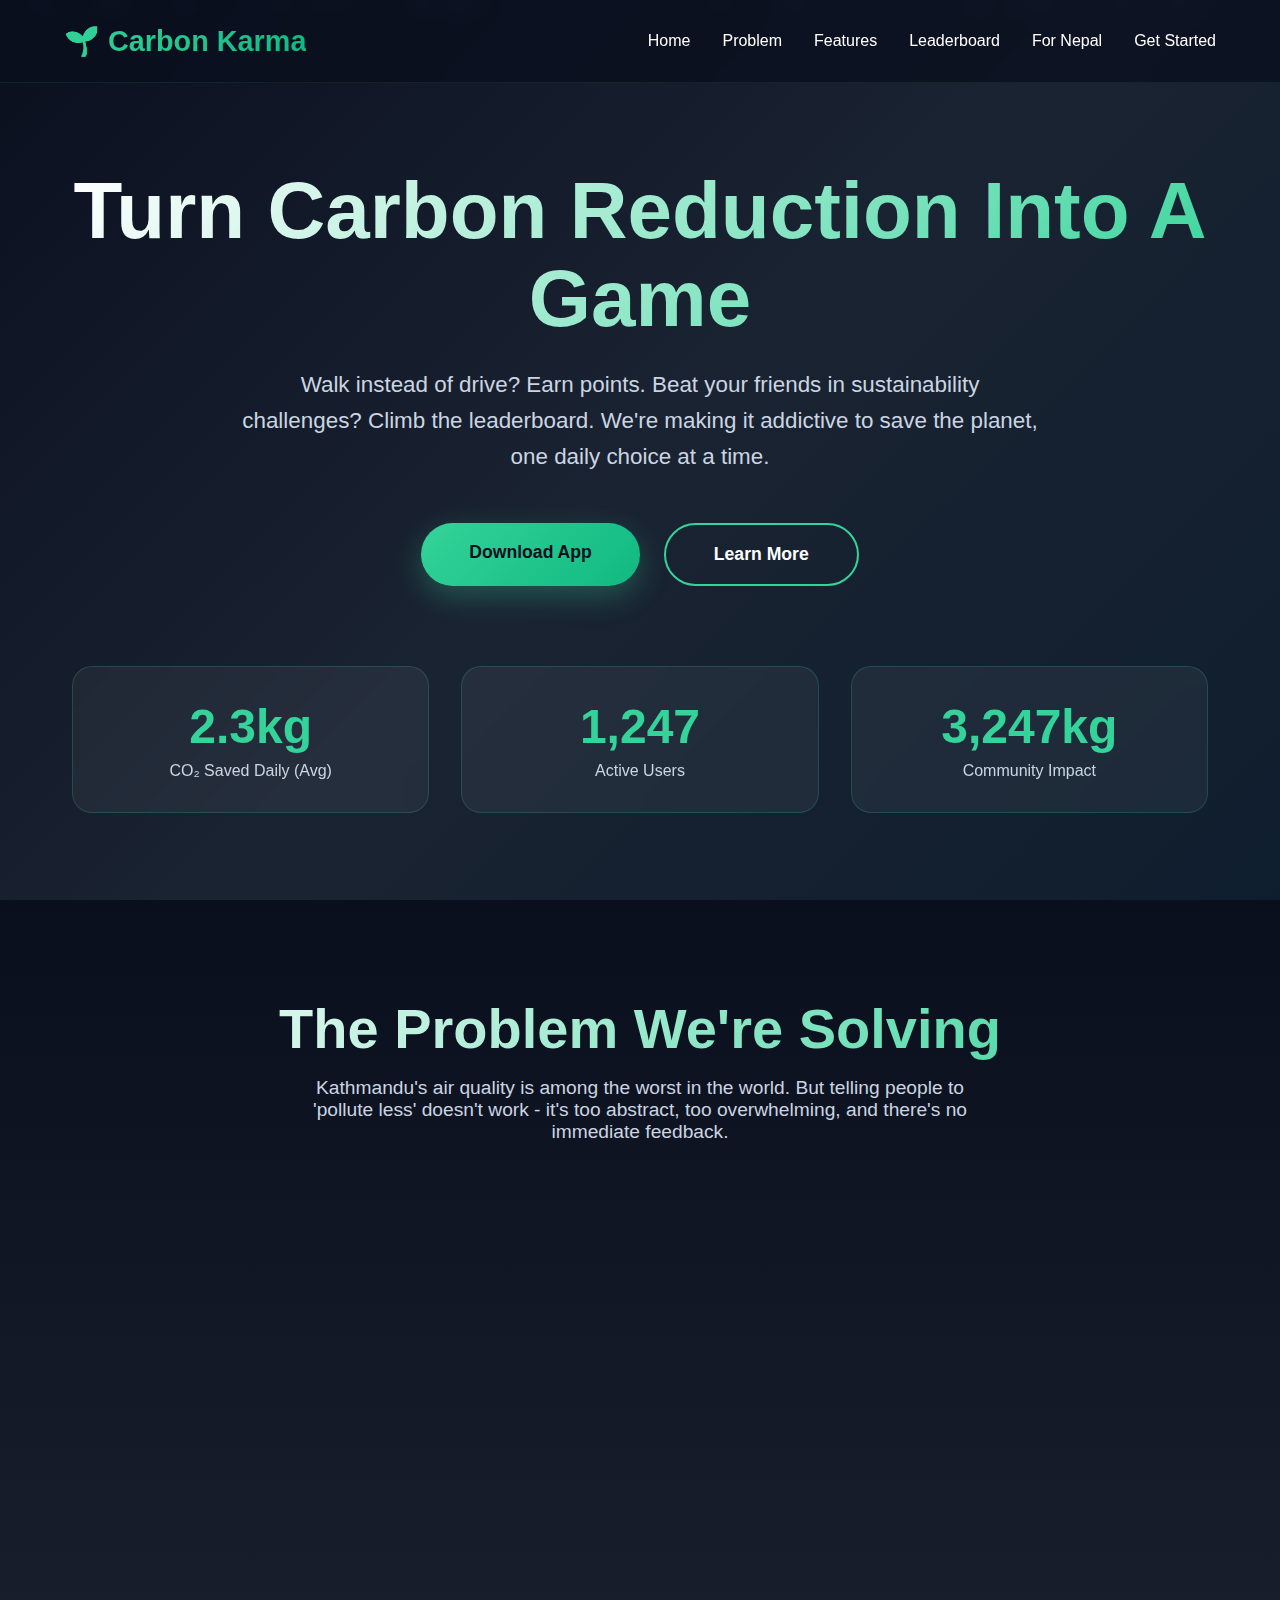
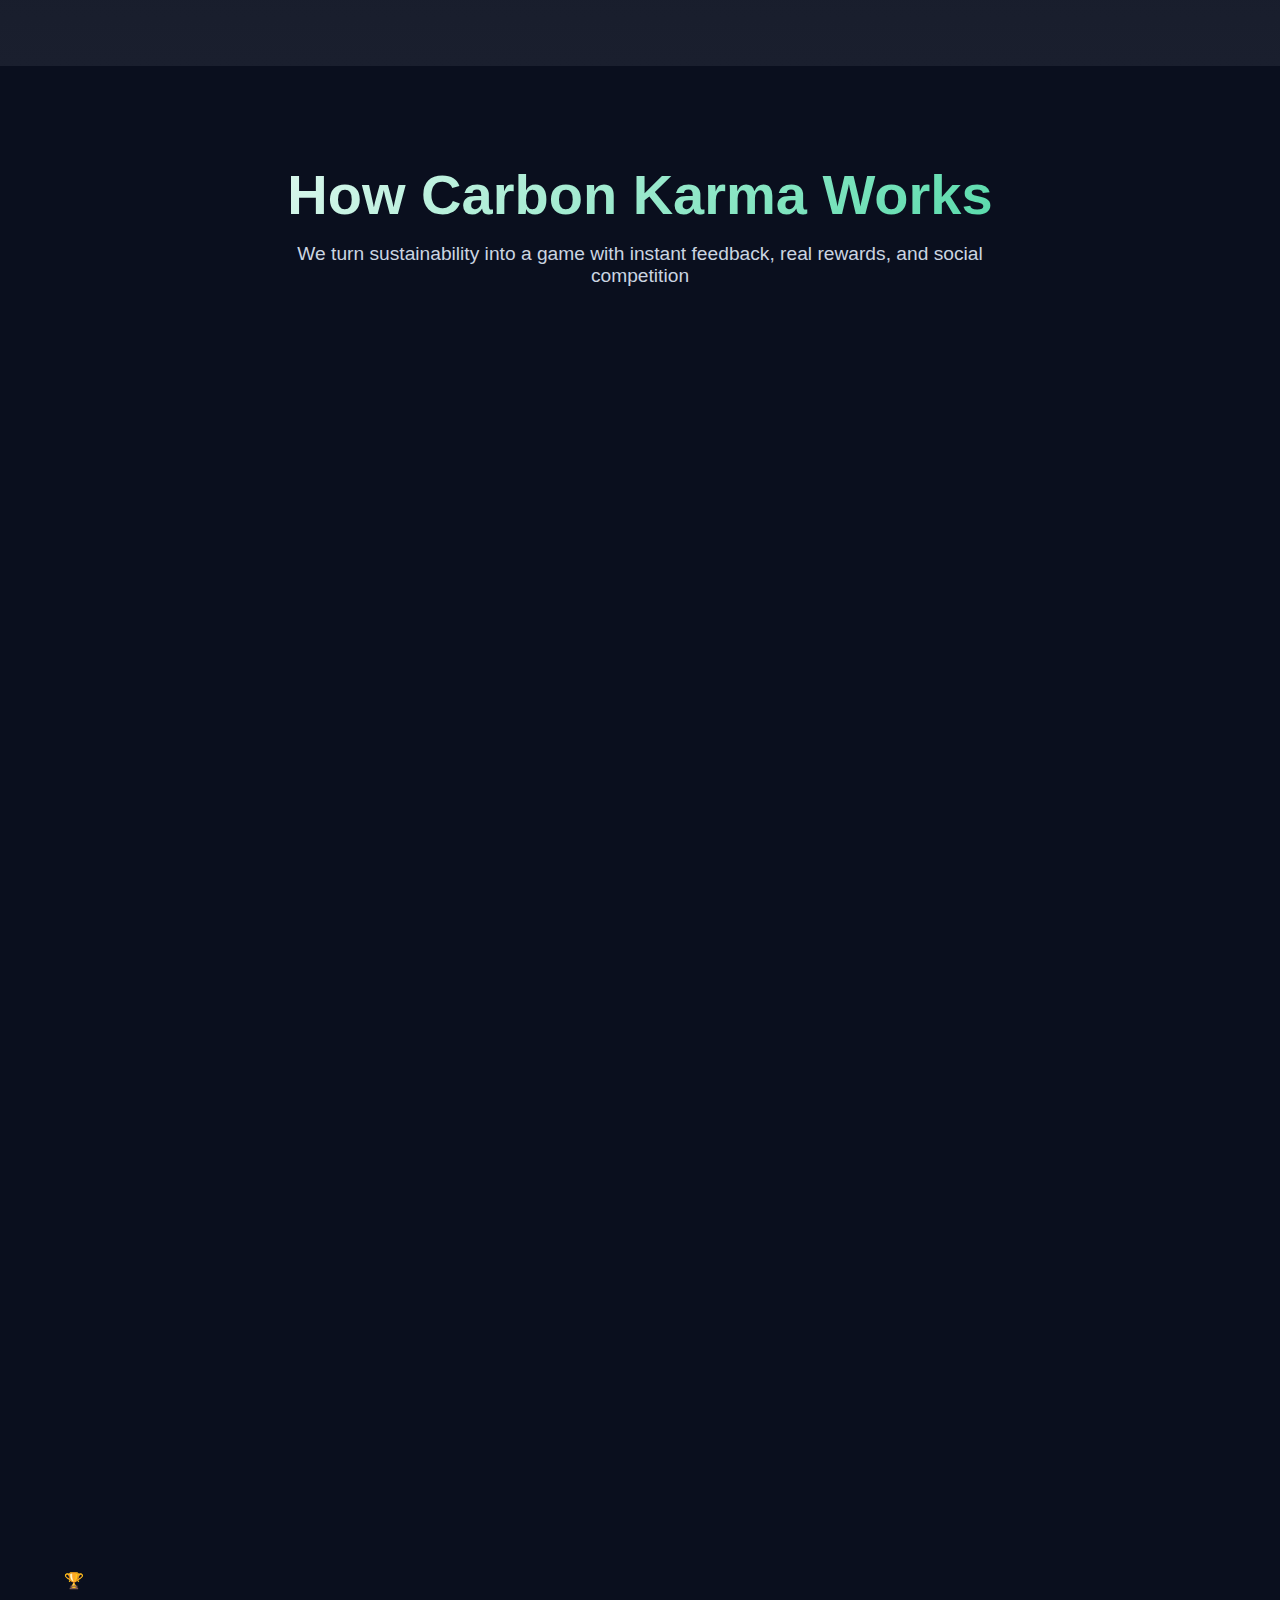
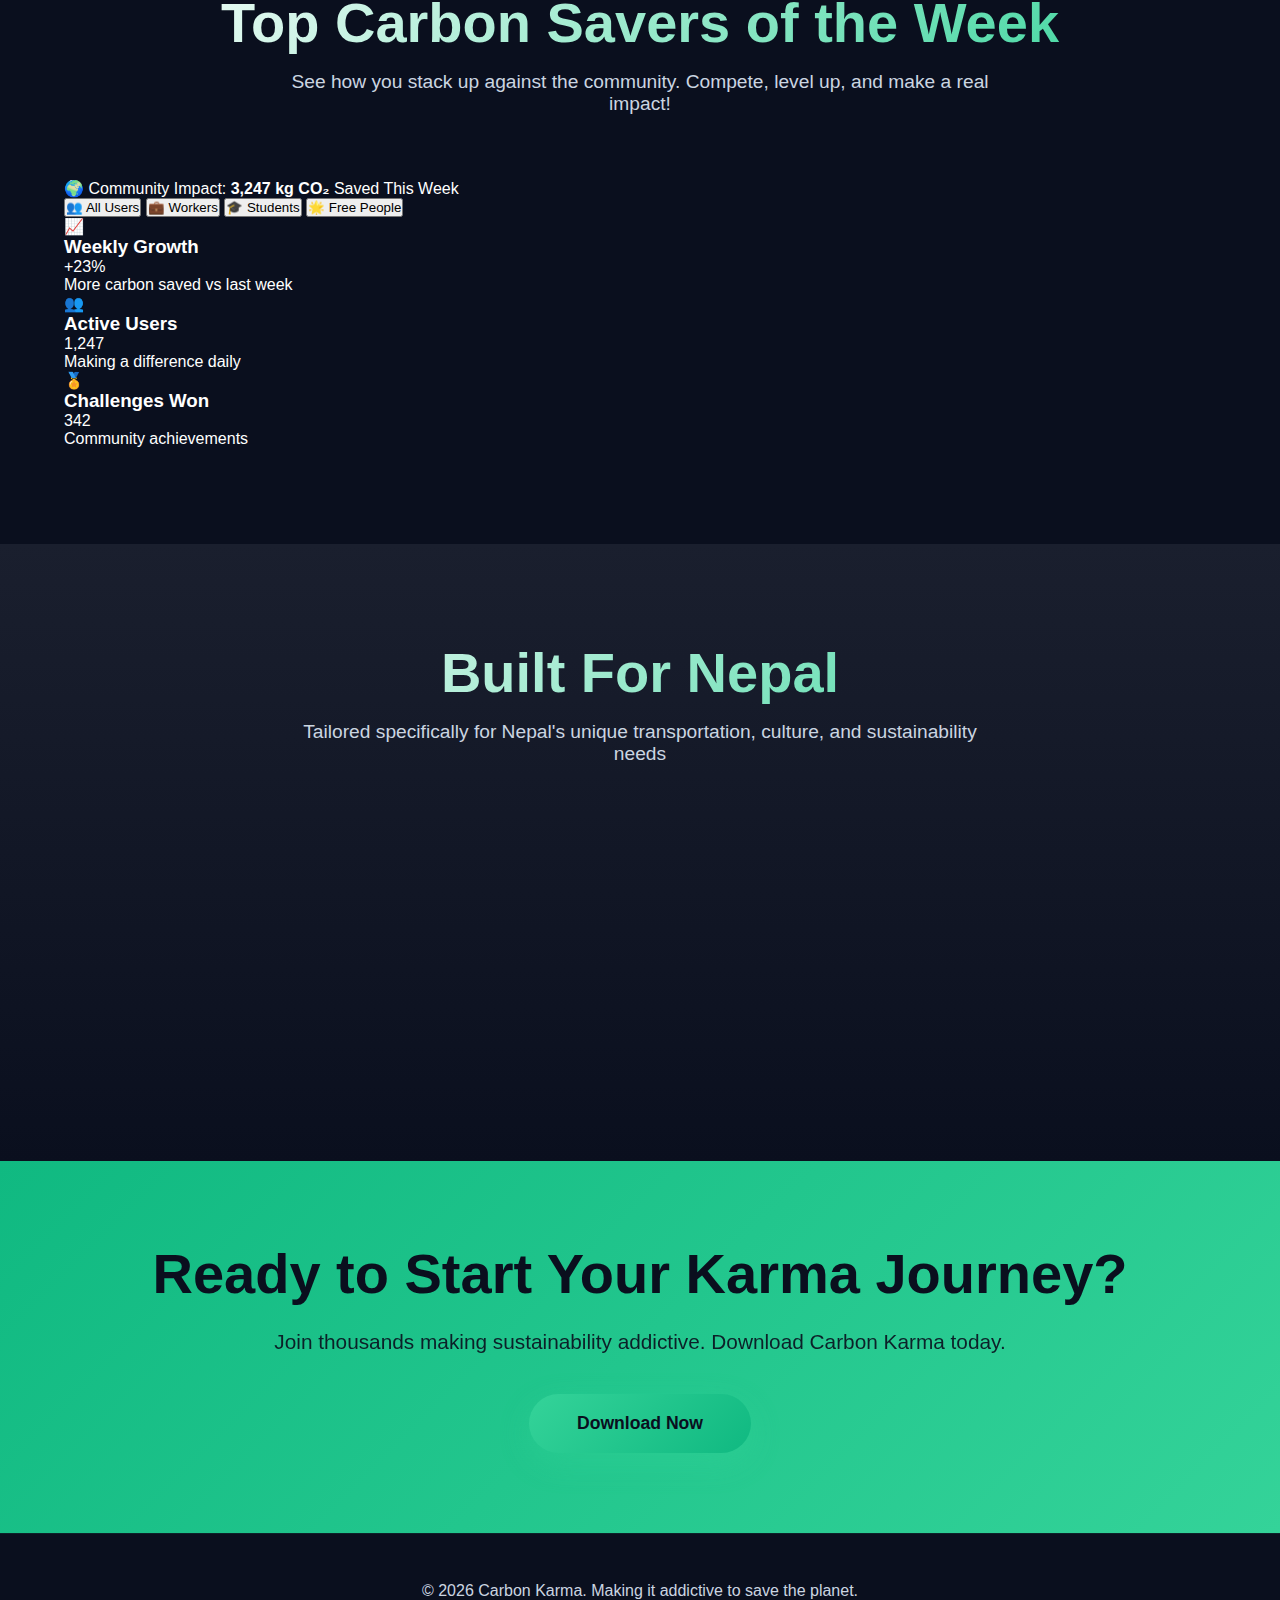
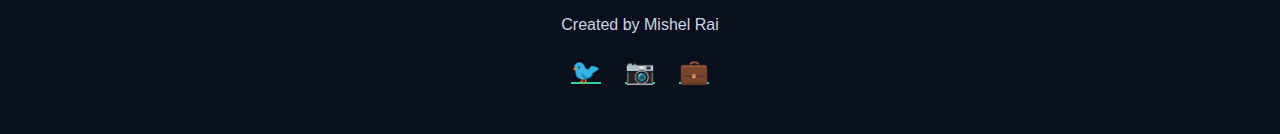
<file: index.html>
<!DOCTYPE html>
<html lang="en">
<head>
    <meta charset="UTF-8">
    <meta name="viewport" content="width=device-width, initial-scale=1.0">
    <title>Carbon Karma - Turn Carbon Reduction Into A Game</title>
    <link rel="stylesheet" href="./style.css">
</head>
<body>
    <nav>
        <div class="logo">🌱 Carbon Karma</div>
        <ul class="nav-links">
            <li><a href="#home">Home</a></li>
            <li><a href="#problem">Problem</a></li>
            <li><a href="#features">Features</a></li>
            <li><a href="#leaderboard">Leaderboard</a></li>
            <li><a href="#nepal">For Nepal</a></li>
            <li><a href="#cta">Get Started</a></li>
        </ul>
    </nav>

    <section class="hero" id="home">
        <div class="particles" id="particles"></div>
        <div class="hero-content">
            <h1>Turn Carbon Reduction Into A Game</h1>
            <p>Walk instead of drive? Earn points. Beat your friends in sustainability challenges? Climb the leaderboard. We're making it addictive to save the planet, one daily choice at a time.</p>
            <div class="cta-buttons">
                <a href="#cta" class="btn btn-primary">Download App</a>
                <a href="#features" class="btn btn-secondary">Learn More</a>
            </div>
            <div class="stats">
                <div class="stat-card">
                    <div class="stat-number">2.3kg</div>
                    <div class="stat-label">CO₂ Saved Daily (Avg)</div>
                </div>
                <div class="stat-card">
                    <div class="stat-number">1,247</div>
                    <div class="stat-label">Active Users</div>
                </div>
                <div class="stat-card">
                    <div class="stat-number">3,247kg</div>
                    <div class="stat-label">Community Impact</div>
                </div>
            </div>
        </div>
    </section>

    <section class="section problem-solution" id="problem">
        <h2 class="section-title">The Problem We're Solving</h2>
        <p class="section-subtitle">Kathmandu's air quality is among the worst in the world. But telling people to 'pollute less' doesn't work - it's too abstract, too overwhelming, and there's no immediate feedback.</p>
        <div class="content-grid">
            <div class="card">
                <div class="card-icon">😶‍🌫️</div>
                <h3>Abstract Impact</h3>
                <p>People make dozens of carbon-impacting choices daily but never see the consequences. The connection between action and impact feels invisible.</p>
            </div>
            <div class="card">
                <div class="card-icon">😓</div>
                <h3>Overwhelming Scale</h3>
                <p>Climate change feels too big to tackle individually. People feel powerless and don't know where to start.</p>
            </div>
            <div class="card">
                <div class="card-icon">🔇</div>
                <h3>No Feedback Loop</h3>
                <p>Without immediate feedback, sustainable behaviors don't stick. There's no dopamine hit for making eco-friendly choices.</p>
            </div>
        </div>
    </section>

    <section class="section features" id="features">
        <h2 class="section-title">How Carbon Karma Works</h2>
        <p class="section-subtitle">We turn sustainability into a game with instant feedback, real rewards, and social competition</p>
        <div class="feature-showcase">
            <div class="feature-item">
                <div class="feature-visual">📊</div>
                <div class="feature-content">
                    <h3>Track Your Impact</h3>
                    <p>Log your daily activities - commute, meals, energy use. Our AI instantly shows your carbon impact: "You saved 2.3 kg of CO₂ by walking today - that's like planting half a tree."</p>
                </div>
            </div>
            <div class="feature-item">
                <div class="feature-visual">🏆</div>
                <div class="feature-content">
                    <h3>Compete & Level Up</h3>
                    <p>Earn points for sustainable choices, compete with friends and coworkers on leaderboards, and join weekly challenges like 'Meatless Monday'. Watch yourself level up as you build eco-habits.</p>
                </div>
            </div>
            <div class="feature-item">
                <div class="feature-visual">🎁</div>
                <div class="feature-content">
                    <h3>Real Rewards</h3>
                    <p>Points convert to actual rewards - discounts at eco-cafes, free bus rides, pooling credits to plant trees in your community. Sustainability pays off literally.</p>
                </div>
            </div>
        </div>
    </section>

    <!-- LEADERBOARD SECTION -->
    <section class="section leaderboard-section" id="leaderboard">
        <div class="leaderboard-header">
            <div class="header-icon">🏆</div>
            <h2 class="section-title">Top Carbon Savers of the Week</h2>
            <p class="section-subtitle">See how you stack up against the community. Compete, level up, and make a real impact!</p>
            <div class="community-badge">
                <span class="badge-icon">🌍</span>
                <span class="badge-text">Community Impact: <strong>3,247 kg CO₂</strong> Saved This Week</span>
            </div>
        </div>

        <!-- Category Tabs -->
        <div class="category-tabs">
            <button class="tab-btn active" data-category="all">
                <span class="tab-icon">👥</span>
                <span>All Users</span>
            </button>
            <button class="tab-btn" data-category="workers">
                <span class="tab-icon">💼</span>
                <span>Workers</span>
            </button>
            <button class="tab-btn" data-category="students">
                <span class="tab-icon">🎓</span>
                <span>Students</span>
            </button>
            <button class="tab-btn" data-category="free">
                <span class="tab-icon">🌟</span>
                <span>Free People</span>
            </button>
        </div>

        <!-- Leaderboard Container -->
        <div class="leaderboard-container" id="leaderboardContainer"></div>

        <!-- Bottom Stats -->
        <div class="bottom-stats">
            <div class="stat-box">
                <div class="stat-box-header">
                    <span class="stat-icon">📈</span>
                    <h3>Weekly Growth</h3>
                </div>
                <p class="stat-value">+23%</p>
                <p class="stat-desc">More carbon saved vs last week</p>
            </div>
            <div class="stat-box">
                <div class="stat-box-header">
                    <span class="stat-icon">👥</span>
                    <h3>Active Users</h3>
                </div>
                <p class="stat-value">1,247</p>
                <p class="stat-desc">Making a difference daily</p>
            </div>
            <div class="stat-box">
                <div class="stat-box-header">
                    <span class="stat-icon">🏅</span>
                    <h3>Challenges Won</h3>
                </div>
                <p class="stat-value">342</p>
                <p class="stat-desc">Community achievements</p>
            </div>
        </div>
    </section>

    <section class="section nepal-focus" id="nepal">
        <h2 class="section-title">Built For Nepal</h2>
        <p class="section-subtitle">Tailored specifically for Nepal's unique transportation, culture, and sustainability needs</p>
        <div class="nepal-grid">
            <div class="nepal-card">
                <div class="nepal-card-icon">📴</div>
                <h4>Works Offline</h4>
                <p>Track your activities even without internet. Syncs when you're back online.</p>
            </div>
            <div class="nepal-card">
                <div class="nepal-card-icon">🇳🇵</div>
                <h4>Nepali Language</h4>
                <p>Full support for Nepali language interface and community.</p>
            </div>
            <div class="nepal-card">
                <div class="nepal-card-icon">🚌</div>
                <h4>Local Transport</h4>
                <p>Tracks microbuses, safa tempos, and other Nepal-specific transportation.</p>
            </div>
            <div class="nepal-card">
                <div class="nepal-card-icon">🌏</div>
                <h4>Local Emissions</h4>
                <p>Reflects Nepal's unique emission sources and environmental context.</p>
            </div>
        </div>
    </section>

    <section class="cta-section" id="cta">
        <h2>Ready to Start Your Karma Journey?</h2>
        <p>Join thousands making sustainability addictive. Download Carbon Karma today.</p>
        <a href="#" class="btn btn-primary">Download Now</a>
    </section>

    <footer>
        <p>&copy; 2026 Carbon Karma. Making it addictive to save the planet.</p>
        <p>Created by Mishel Rai</p>
        <div class="social-links">
            <a href="#" title="Twitter">🐦</a>
            <a href="#" title="Instagram">📷</a>
            <a href="#" title="LinkedIn">💼</a>
        </div>
    </footer>

    <script src="script.js"></script>
</body>
</html>
</file>
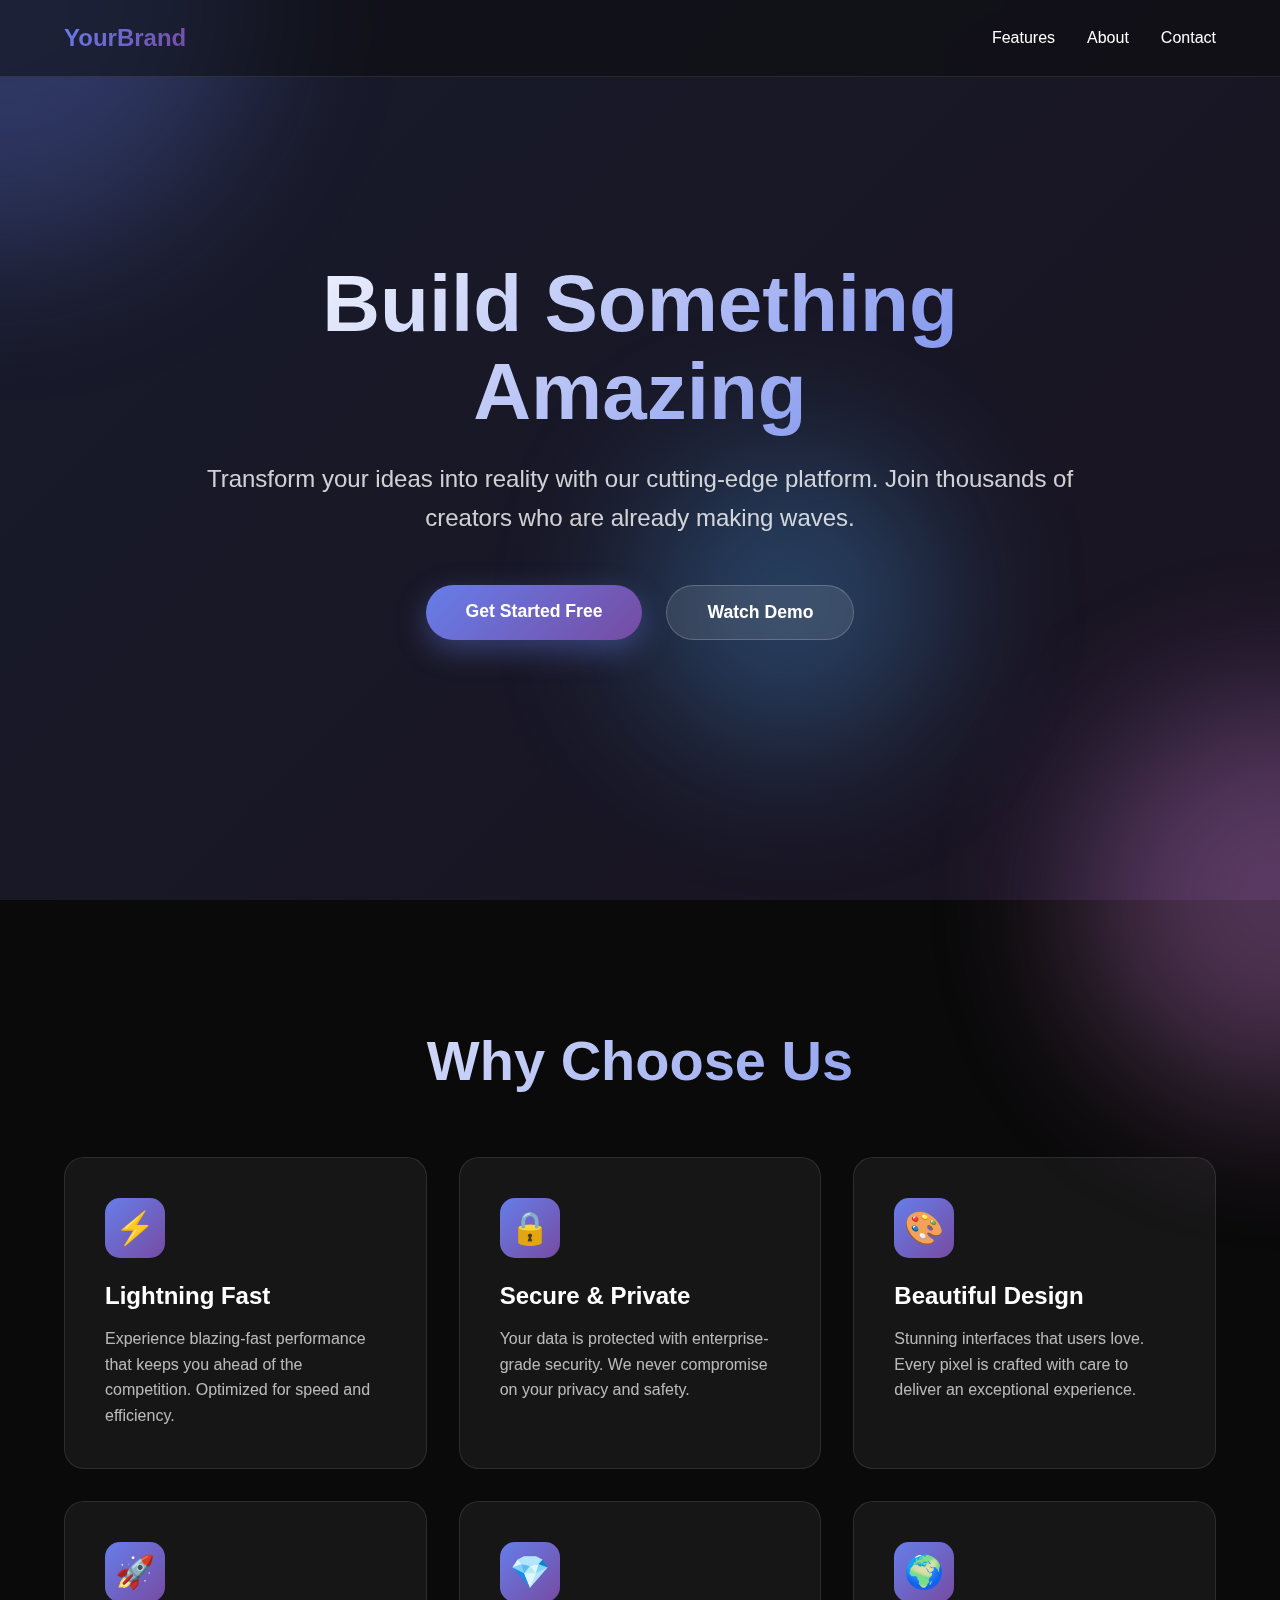
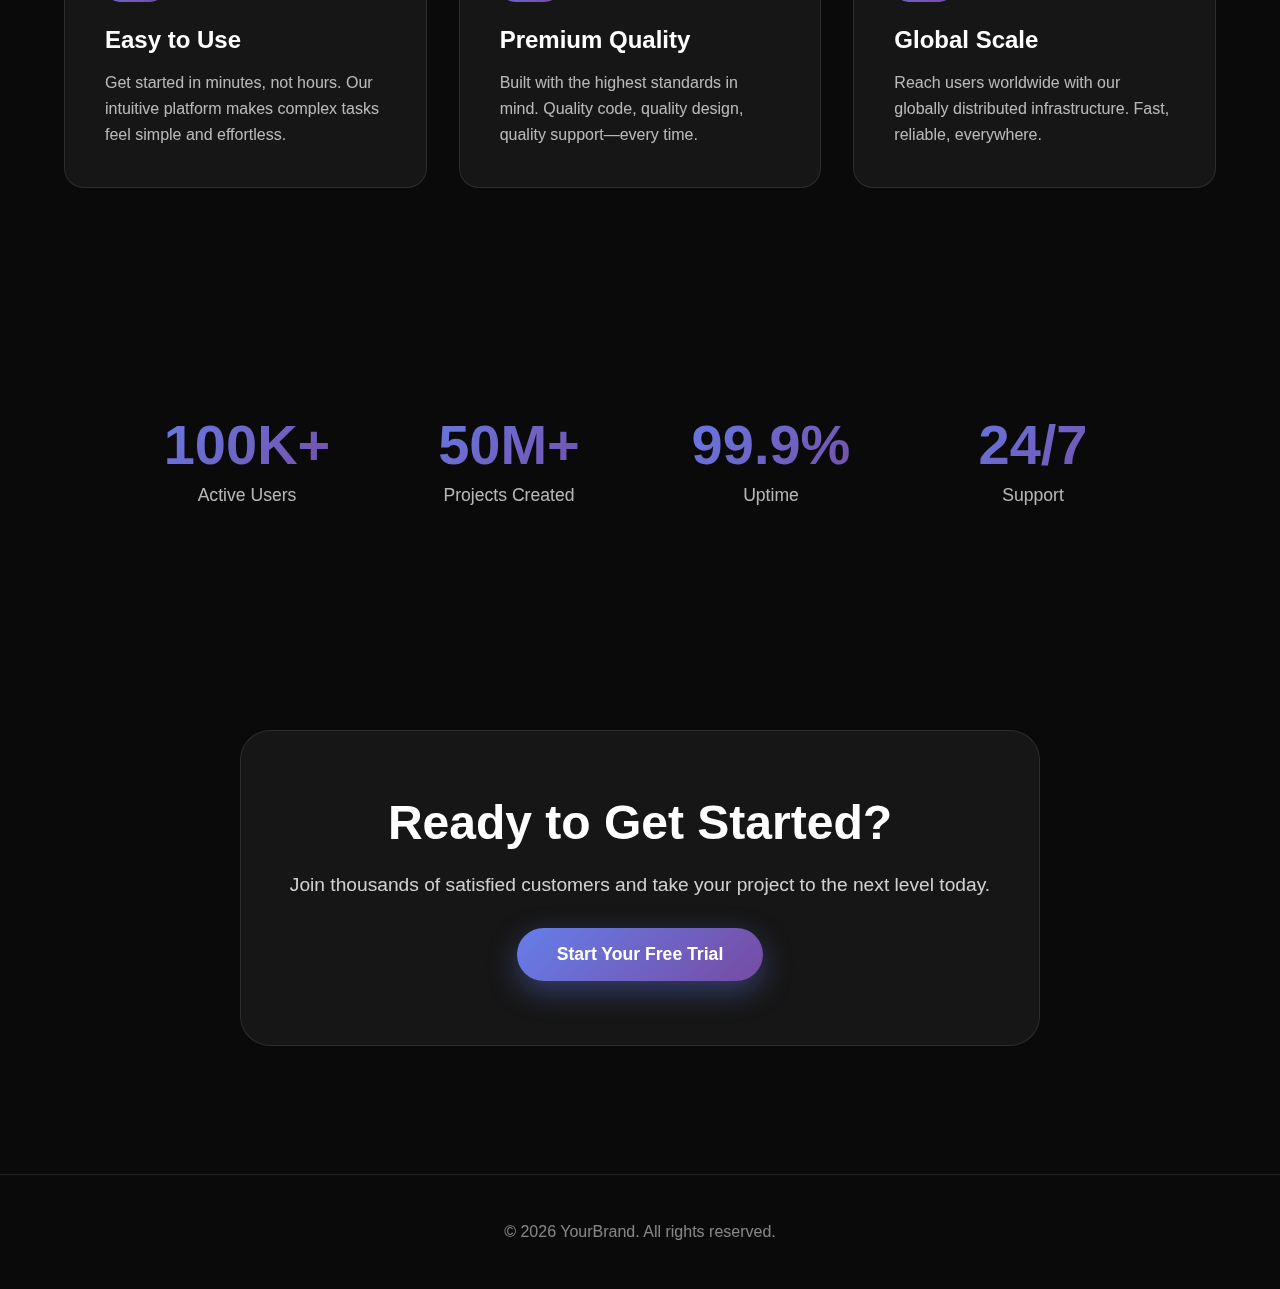
<file: landing.html>
<!DOCTYPE html>
<html lang="en">
<head>
    <meta charset="UTF-8">
    <meta name="viewport" content="width=device-width, initial-scale=1.0">
    <title>Your Amazing Product</title>
    <style>
        * {
            margin: 0;
            padding: 0;
            box-sizing: border-box;
        }

        body {
            font-family: -apple-system, BlinkMacSystemFont, 'Segoe UI', Roboto, Oxygen, Ubuntu, Cantarell, sans-serif;
            overflow-x: hidden;
            background: #0a0a0a;
            color: #fff;
        }

        /* Animated gradient background */
        .gradient-bg {
            position: fixed;
            top: 0;
            left: 0;
            width: 100%;
            height: 100%;
            background: linear-gradient(135deg, #667eea 0%, #764ba2 25%, #f093fb 50%, #4facfe 75%, #00f2fe 100%);
            background-size: 400% 400%;
            animation: gradient 15s ease infinite;
            z-index: -1;
            opacity: 0.15;
        }

        @keyframes gradient {
            0% { background-position: 0% 50%; }
            50% { background-position: 100% 50%; }
            100% { background-position: 0% 50%; }
        }

        /* Floating orbs */
        .orb {
            position: fixed;
            border-radius: 50%;
            filter: blur(80px);
            opacity: 0.3;
            animation: float 20s infinite;
            z-index: -1;
        }

        .orb1 {
            width: 500px;
            height: 500px;
            background: #667eea;
            top: -250px;
            left: -250px;
        }

        .orb2 {
            width: 400px;
            height: 400px;
            background: #f093fb;
            bottom: -200px;
            right: -200px;
            animation-delay: -5s;
        }

        .orb3 {
            width: 300px;
            height: 300px;
            background: #4facfe;
            top: 50%;
            left: 50%;
            animation-delay: -10s;
        }

        @keyframes float {
            0%, 100% { transform: translate(0, 0) scale(1); }
            33% { transform: translate(50px, -50px) scale(1.1); }
            66% { transform: translate(-50px, 50px) scale(0.9); }
        }

        nav {
            position: fixed;
            top: 0;
            width: 100%;
            padding: 1.5rem 5%;
            display: flex;
            justify-content: space-between;
            align-items: center;
            backdrop-filter: blur(10px);
            background: rgba(10, 10, 10, 0.5);
            border-bottom: 1px solid rgba(255, 255, 255, 0.1);
            z-index: 1000;
        }

        .logo {
            font-size: 1.5rem;
            font-weight: 700;
            background: linear-gradient(135deg, #667eea, #764ba2);
            -webkit-background-clip: text;
            -webkit-text-fill-color: transparent;
            background-clip: text;
        }

        .nav-links {
            display: flex;
            gap: 2rem;
            list-style: none;
        }

        .nav-links a {
            color: #fff;
            text-decoration: none;
            font-weight: 500;
            transition: all 0.3s;
            position: relative;
        }

        .nav-links a::after {
            content: '';
            position: absolute;
            bottom: -5px;
            left: 0;
            width: 0;
            height: 2px;
            background: linear-gradient(135deg, #667eea, #764ba2);
            transition: width 0.3s;
        }

        .nav-links a:hover::after {
            width: 100%;
        }

        .hero {
            min-height: 100vh;
            display: flex;
            align-items: center;
            justify-content: center;
            padding: 2rem 5%;
            text-align: center;
            position: relative;
        }

        .hero-content {
            max-width: 900px;
            animation: fadeInUp 1s ease;
        }

        @keyframes fadeInUp {
            from {
                opacity: 0;
                transform: translateY(30px);
            }
            to {
                opacity: 1;
                transform: translateY(0);
            }
        }

        h1 {
            font-size: clamp(2.5rem, 8vw, 5rem);
            font-weight: 800;
            line-height: 1.1;
            margin-bottom: 1.5rem;
            background: linear-gradient(135deg, #fff 0%, #667eea 100%);
            -webkit-background-clip: text;
            -webkit-text-fill-color: transparent;
            background-clip: text;
        }

        .subtitle {
            font-size: clamp(1.1rem, 2.5vw, 1.5rem);
            color: rgba(255, 255, 255, 0.8);
            margin-bottom: 3rem;
            line-height: 1.6;
        }

        .cta-buttons {
            display: flex;
            gap: 1.5rem;
            justify-content: center;
            flex-wrap: wrap;
        }

        .btn {
            padding: 1rem 2.5rem;
            font-size: 1.1rem;
            font-weight: 600;
            border: none;
            border-radius: 50px;
            cursor: pointer;
            transition: all 0.3s;
            text-decoration: none;
            display: inline-block;
        }

        .btn-primary {
            background: linear-gradient(135deg, #667eea, #764ba2);
            color: #fff;
            box-shadow: 0 10px 30px rgba(102, 126, 234, 0.4);
        }

        .btn-primary:hover {
            transform: translateY(-3px);
            box-shadow: 0 15px 40px rgba(102, 126, 234, 0.6);
        }

        .btn-secondary {
            background: rgba(255, 255, 255, 0.1);
            color: #fff;
            backdrop-filter: blur(10px);
            border: 1px solid rgba(255, 255, 255, 0.2);
        }

        .btn-secondary:hover {
            background: rgba(255, 255, 255, 0.2);
            transform: translateY(-3px);
        }

        .features {
            padding: 8rem 5%;
            position: relative;
        }

        .section-title {
            text-align: center;
            font-size: clamp(2rem, 5vw, 3.5rem);
            margin-bottom: 4rem;
            background: linear-gradient(135deg, #fff 0%, #667eea 100%);
            -webkit-background-clip: text;
            -webkit-text-fill-color: transparent;
            background-clip: text;
        }

        .features-grid {
            display: grid;
            grid-template-columns: repeat(auto-fit, minmax(300px, 1fr));
            gap: 2rem;
            max-width: 1200px;
            margin: 0 auto;
        }

        .feature-card {
            background: rgba(255, 255, 255, 0.05);
            backdrop-filter: blur(10px);
            border: 1px solid rgba(255, 255, 255, 0.1);
            border-radius: 20px;
            padding: 2.5rem;
            transition: all 0.3s;
        }

        .feature-card:hover {
            transform: translateY(-10px);
            background: rgba(255, 255, 255, 0.08);
            border-color: rgba(102, 126, 234, 0.5);
            box-shadow: 0 20px 40px rgba(102, 126, 234, 0.2);
        }

        .feature-icon {
            width: 60px;
            height: 60px;
            background: linear-gradient(135deg, #667eea, #764ba2);
            border-radius: 15px;
            display: flex;
            align-items: center;
            justify-content: center;
            font-size: 2rem;
            margin-bottom: 1.5rem;
        }

        .feature-card h3 {
            font-size: 1.5rem;
            margin-bottom: 1rem;
        }

        .feature-card p {
            color: rgba(255, 255, 255, 0.7);
            line-height: 1.6;
        }

        .stats {
            padding: 6rem 5%;
            text-align: center;
        }

        .stats-grid {
            display: grid;
            grid-template-columns: repeat(auto-fit, minmax(200px, 1fr));
            gap: 3rem;
            max-width: 1000px;
            margin: 0 auto;
        }

        .stat-item {
            animation: fadeInUp 1s ease;
        }

        .stat-number {
            font-size: 3.5rem;
            font-weight: 800;
            background: linear-gradient(135deg, #667eea, #764ba2);
            -webkit-background-clip: text;
            -webkit-text-fill-color: transparent;
            background-clip: text;
            margin-bottom: 0.5rem;
        }

        .stat-label {
            color: rgba(255, 255, 255, 0.7);
            font-size: 1.1rem;
        }

        .cta-section {
            padding: 8rem 5%;
            text-align: center;
            position: relative;
        }

        .cta-box {
            max-width: 800px;
            margin: 0 auto;
            background: rgba(255, 255, 255, 0.05);
            backdrop-filter: blur(10px);
            border: 1px solid rgba(255, 255, 255, 0.1);
            border-radius: 30px;
            padding: 4rem 3rem;
        }

        .cta-box h2 {
            font-size: clamp(2rem, 4vw, 3rem);
            margin-bottom: 1.5rem;
        }

        .cta-box p {
            font-size: 1.2rem;
            color: rgba(255, 255, 255, 0.8);
            margin-bottom: 2rem;
        }

        footer {
            padding: 3rem 5%;
            text-align: center;
            border-top: 1px solid rgba(255, 255, 255, 0.1);
            color: rgba(255, 255, 255, 0.5);
        }

        @media (max-width: 768px) {
            .nav-links {
                gap: 1rem;
            }

            .cta-buttons {
                flex-direction: column;
            }

            .btn {
                width: 100%;
            }
        }
    </style>
</head>
<body>
    <div class="gradient-bg"></div>
    <div class="orb orb1"></div>
    <div class="orb orb2"></div>
    <div class="orb orb3"></div>

    <nav>
        <div class="logo">YourBrand</div>
        <ul class="nav-links">
            <li><a href="#features">Features</a></li>
            <li><a href="#about">About</a></li>
            <li><a href="#contact">Contact</a></li>
        </ul>
    </nav>

    <section class="hero">
        <div class="hero-content">
            <h1>Build Something Amazing</h1>
            <p class="subtitle">Transform your ideas into reality with our cutting-edge platform. Join thousands of creators who are already making waves.</p>
            <div class="cta-buttons">
                <a href="#" class="btn btn-primary">Get Started Free</a>
                <a href="#" class="btn btn-secondary">Watch Demo</a>
            </div>
        </div>
    </section>

    <section class="features" id="features">
        <h2 class="section-title">Why Choose Us</h2>
        <div class="features-grid">
            <div class="feature-card">
                <div class="feature-icon">⚡</div>
                <h3>Lightning Fast</h3>
                <p>Experience blazing-fast performance that keeps you ahead of the competition. Optimized for speed and efficiency.</p>
            </div>
            <div class="feature-card">
                <div class="feature-icon">🔒</div>
                <h3>Secure & Private</h3>
                <p>Your data is protected with enterprise-grade security. We never compromise on your privacy and safety.</p>
            </div>
            <div class="feature-card">
                <div class="feature-icon">🎨</div>
                <h3>Beautiful Design</h3>
                <p>Stunning interfaces that users love. Every pixel is crafted with care to deliver an exceptional experience.</p>
            </div>
            <div class="feature-card">
                <div class="feature-icon">🚀</div>
                <h3>Easy to Use</h3>
                <p>Get started in minutes, not hours. Our intuitive platform makes complex tasks feel simple and effortless.</p>
            </div>
            <div class="feature-card">
                <div class="feature-icon">💎</div>
                <h3>Premium Quality</h3>
                <p>Built with the highest standards in mind. Quality code, quality design, quality support—every time.</p>
            </div>
            <div class="feature-card">
                <div class="feature-icon">🌍</div>
                <h3>Global Scale</h3>
                <p>Reach users worldwide with our globally distributed infrastructure. Fast, reliable, everywhere.</p>
            </div>
        </div>
    </section>

    <section class="stats">
        <div class="stats-grid">
            <div class="stat-item">
                <div class="stat-number">100K+</div>
                <div class="stat-label">Active Users</div>
            </div>
            <div class="stat-item">
                <div class="stat-number">50M+</div>
                <div class="stat-label">Projects Created</div>
            </div>
            <div class="stat-item">
                <div class="stat-number">99.9%</div>
                <div class="stat-label">Uptime</div>
            </div>
            <div class="stat-item">
                <div class="stat-number">24/7</div>
                <div class="stat-label">Support</div>
            </div>
        </div>
    </section>

    <section class="cta-section">
        <div class="cta-box">
            <h2>Ready to Get Started?</h2>
            <p>Join thousands of satisfied customers and take your project to the next level today.</p>
            <a href="#" class="btn btn-primary">Start Your Free Trial</a>
        </div>
    </section>

    <footer>
        <p>&copy; 2026 YourBrand. All rights reserved.</p>
    </footer>
</body>
</html>
</file>
<file: style.css>
* {
    margin: 0;
    padding: 0;
    box-sizing: border-box;
}

body {
    font-family: -apple-system, BlinkMacSystemFont, 'Segoe UI', Roboto, Oxygen, Ubuntu, Cantarell, sans-serif;
    background: #0a0f1e;
    color: #fff;
    overflow-x: hidden;
}

.hero {
    min-height: 100vh;
    background: linear-gradient(135deg, #0a0f1e 0%, #1a2332 50%, #0f1e2e 100%);
    position: relative;
    overflow: hidden;
    display: flex;
    align-items: center;
    justify-content: center;
}

.particles {
    position: absolute;
    width: 100%;
    height: 100%;
    overflow: hidden;
}

.particle {
    position: absolute;
    background: rgba(52, 211, 153, 0.3);
    border-radius: 50%;
    animation: float 15s infinite;
}

@keyframes float {
    0%, 100% { transform: translateY(0) translateX(0); opacity: 0; }
    10% { opacity: 1; }
    90% { opacity: 1; }
    100% { transform: translateY(-100vh) translateX(50px); opacity: 0; }
}

nav {
    position: fixed;
    top: 0;
    width: 100%;
    padding: 1.5rem 5%;
    background: rgba(10, 15, 30, 0.8);
    backdrop-filter: blur(10px);
    z-index: 1000;
    display: flex;
    justify-content: space-between;
    align-items: center;
    border-bottom: 1px solid rgba(52, 211, 153, 0.1);
}

.logo {
    font-size: 1.8rem;
    font-weight: 800;
    background: linear-gradient(135deg, #34d399 0%, #10b981 100%);
    -webkit-background-clip: text;
    -webkit-text-fill-color: transparent;
    background-clip: text;
}

.nav-links {
    display: flex;
    gap: 2rem;
    list-style: none;
}

.nav-links a {
    color: #fff;
    text-decoration: none;
    font-weight: 500;
    transition: all 0.3s;
    position: relative;
}

.nav-links a:hover {
    color: #34d399;
}

.nav-links a::after {
    content: '';
    position: absolute;
    bottom: -5px;
    left: 0;
    width: 0;
    height: 2px;
    background: #34d399;
    transition: width 0.3s;
}

.nav-links a:hover::after {
    width: 100%;
}

.hero-content {
    position: relative;
    z-index: 2;
    text-align: center;
    max-width: 1200px;
    padding: 2rem;
    margin-top: 80px;
}

.hero h1 {
    font-size: clamp(2.5rem, 8vw, 5rem);
    font-weight: 900;
    margin-bottom: 1.5rem;
    line-height: 1.1;
    background: linear-gradient(135deg, #fff 0%, #34d399 100%);
    -webkit-background-clip: text;
    -webkit-text-fill-color: transparent;
    background-clip: text;
    animation: slideDown 1s ease-out;
}

@keyframes slideDown {
    from {
        opacity: 0;
        transform: translateY(-50px);
    }
    to {
        opacity: 1;
        transform: translateY(0);
    }
}

.hero p {
    font-size: clamp(1.1rem, 2vw, 1.4rem);
    color: #cbd5e1;
    margin-bottom: 3rem;
    max-width: 800px;
    margin-left: auto;
    margin-right: auto;
    line-height: 1.6;
    animation: slideUp 1s ease-out 0.2s both;
}

@keyframes slideUp {
    from {
        opacity: 0;
        transform: translateY(30px);
    }
    to {
        opacity: 1;
        transform: translateY(0);
    }
}

.cta-buttons {
    display: flex;
    gap: 1.5rem;
    justify-content: center;
    flex-wrap: wrap;
    animation: slideUp 1s ease-out 0.4s both;
}

.btn {
    padding: 1.2rem 3rem;
    font-size: 1.1rem;
    font-weight: 700;
    border: none;
    border-radius: 50px;
    cursor: pointer;
    transition: all 0.3s;
    text-decoration: none;
    display: inline-block;
}

.btn-primary {
    background: linear-gradient(135deg, #34d399 0%, #10b981 100%);
    color: #0a0f1e;
    box-shadow: 0 10px 30px rgba(52, 211, 153, 0.3);
}

.btn-primary:hover {
    transform: translateY(-3px);
    box-shadow: 0 15px 40px rgba(52, 211, 153, 0.5);
}

.btn-secondary {
    background: transparent;
    color: #fff;
    border: 2px solid #34d399;
}

.btn-secondary:hover {
    background: rgba(52, 211, 153, 0.1);
    transform: translateY(-3px);
}

.stats {
    display: grid;
    grid-template-columns: repeat(auto-fit, minmax(200px, 1fr));
    gap: 2rem;
    margin-top: 5rem;
}

.stat-card {
    background: rgba(255, 255, 255, 0.05);
    backdrop-filter: blur(10px);
    padding: 2rem;
    border-radius: 20px;
    border: 1px solid rgba(52, 211, 153, 0.2);
    text-align: center;
    transition: all 0.3s;
}

.stat-card:hover {
    transform: translateY(-5px);
    border-color: #34d399;
    box-shadow: 0 10px 30px rgba(52, 211, 153, 0.2);
}

.stat-number {
    font-size: 3rem;
    font-weight: 900;
    color: #34d399;
    margin-bottom: 0.5rem;
}

.stat-label {
    color: #cbd5e1;
    font-size: 1rem;
}

.section {
    padding: 6rem 5%;
    position: relative;
}

.section-title {
    font-size: clamp(2rem, 5vw, 3.5rem);
    font-weight: 900;
    text-align: center;
    margin-bottom: 1rem;
    background: linear-gradient(135deg, #fff 0%, #34d399 100%);
    -webkit-background-clip: text;
    -webkit-text-fill-color: transparent;
    background-clip: text;
}

.section-subtitle {
    text-align: center;
    color: #cbd5e1;
    font-size: 1.2rem;
    margin-bottom: 4rem;
    max-width: 700px;
    margin-left: auto;
    margin-right: auto;
}

.problem-solution {
    background: linear-gradient(180deg, #0a0f1e 0%, #1a1f2e 100%);
}

.content-grid {
    display: grid;
    grid-template-columns: repeat(auto-fit, minmax(300px, 1fr));
    gap: 2rem;
    max-width: 1200px;
    margin: 0 auto;
}

.card {
    background: rgba(255, 255, 255, 0.05);
    backdrop-filter: blur(10px);
    padding: 2.5rem;
    border-radius: 25px;
    border: 1px solid rgba(52, 211, 153, 0.1);
    transition: all 0.4s;
}

.card:hover {
    transform: translateY(-10px);
    border-color: #34d399;
    box-shadow: 0 20px 50px rgba(52, 211, 153, 0.2);
}

.card-icon {
    font-size: 3rem;
    margin-bottom: 1.5rem;
}

.card h3 {
    font-size: 1.8rem;
    margin-bottom: 1rem;
    color: #34d399;
}

.card p {
    color: #cbd5e1;
    line-height: 1.8;
    font-size: 1.05rem;
}

.features {
    background: #0a0f1e;
}

.feature-showcase {
    max-width: 1200px;
    margin: 0 auto;
    display: grid;
    gap: 4rem;
}

.feature-item {
    display: grid;
    grid-template-columns: 1fr 1fr;
    gap: 3rem;
    align-items: center;
}

.feature-item:nth-child(even) {
    direction: rtl;
}

.feature-item:nth-child(even) > * {
    direction: ltr;
}

.feature-visual {
    background: linear-gradient(135deg, rgba(52, 211, 153, 0.1) 0%, rgba(16, 185, 129, 0.1) 100%);
    border-radius: 25px;
    padding: 3rem;
    border: 1px solid rgba(52, 211, 153, 0.2);
    min-height: 300px;
    display: flex;
    align-items: center;
    justify-content: center;
    font-size: 5rem;
}

.feature-content h3 {
    font-size: 2rem;
    margin-bottom: 1rem;
    color: #34d399;
}

.feature-content p {
    color: #cbd5e1;
    line-height: 1.8;
    font-size: 1.1rem;
}

.nepal-focus {
    background: linear-gradient(180deg, #1a1f2e 0%, #0a0f1e 100%);
}

.nepal-grid {
    display: grid;
    grid-template-columns: repeat(auto-fit, minmax(250px, 1fr));
    gap: 2rem;
    max-width: 1200px;
    margin: 0 auto;
}

.nepal-card {
    background: rgba(255, 255, 255, 0.03);
    padding: 2rem;
    border-radius: 20px;
    border: 1px solid rgba(52, 211, 153, 0.1);
    text-align: center;
    transition: all 0.3s;
}

.nepal-card:hover {
    background: rgba(52, 211, 153, 0.05);
    border-color: #34d399;
}

.nepal-card-icon {
    font-size: 3.5rem;
    margin-bottom: 1rem;
}

.nepal-card h4 {
    font-size: 1.3rem;
    margin-bottom: 0.8rem;
    color: #34d399;
}

.nepal-card p {
    color: #cbd5e1;
    font-size: 0.95rem;
}

.cta-section {
    background: linear-gradient(135deg, #10b981 0%, #34d399 100%);
    padding: 5rem 5%;
    text-align: center;
}

.cta-section h2 {
    font-size: clamp(2rem, 5vw, 3.5rem);
    color: #0a0f1e;
    font-weight: 900;
    margin-bottom: 1.5rem;
}

.cta-section p {
    font-size: 1.3rem;
    color: #0a0f1e;
    margin-bottom: 2.5rem;
    opacity: 0.9;
}

footer {
    background: #0a0f1e;
    padding: 3rem 5%;
    text-align: center;
    border-top: 1px solid rgba(52, 211, 153, 0.1);
}

footer p {
    color: #cbd5e1;
    margin-bottom: 1rem;
}

.social-links {
    display: flex;
    gap: 1.5rem;
    justify-content: center;
    margin-top: 1.5rem;
}

.social-links a {
    color: #34d399;
    font-size: 1.5rem;
    transition: all 0.3s;
}

.social-links a:hover {
    transform: scale(1.2);
}

@media (max-width: 768px) {
    .nav-links {
        display: none;
    }

    .feature-item {
        grid-template-columns: 1fr;
    }

    .feature-item:nth-child(even) {
        direction: ltr;
    }

    .stats {
        grid-template-columns: 1fr;
    }
}
</file>
